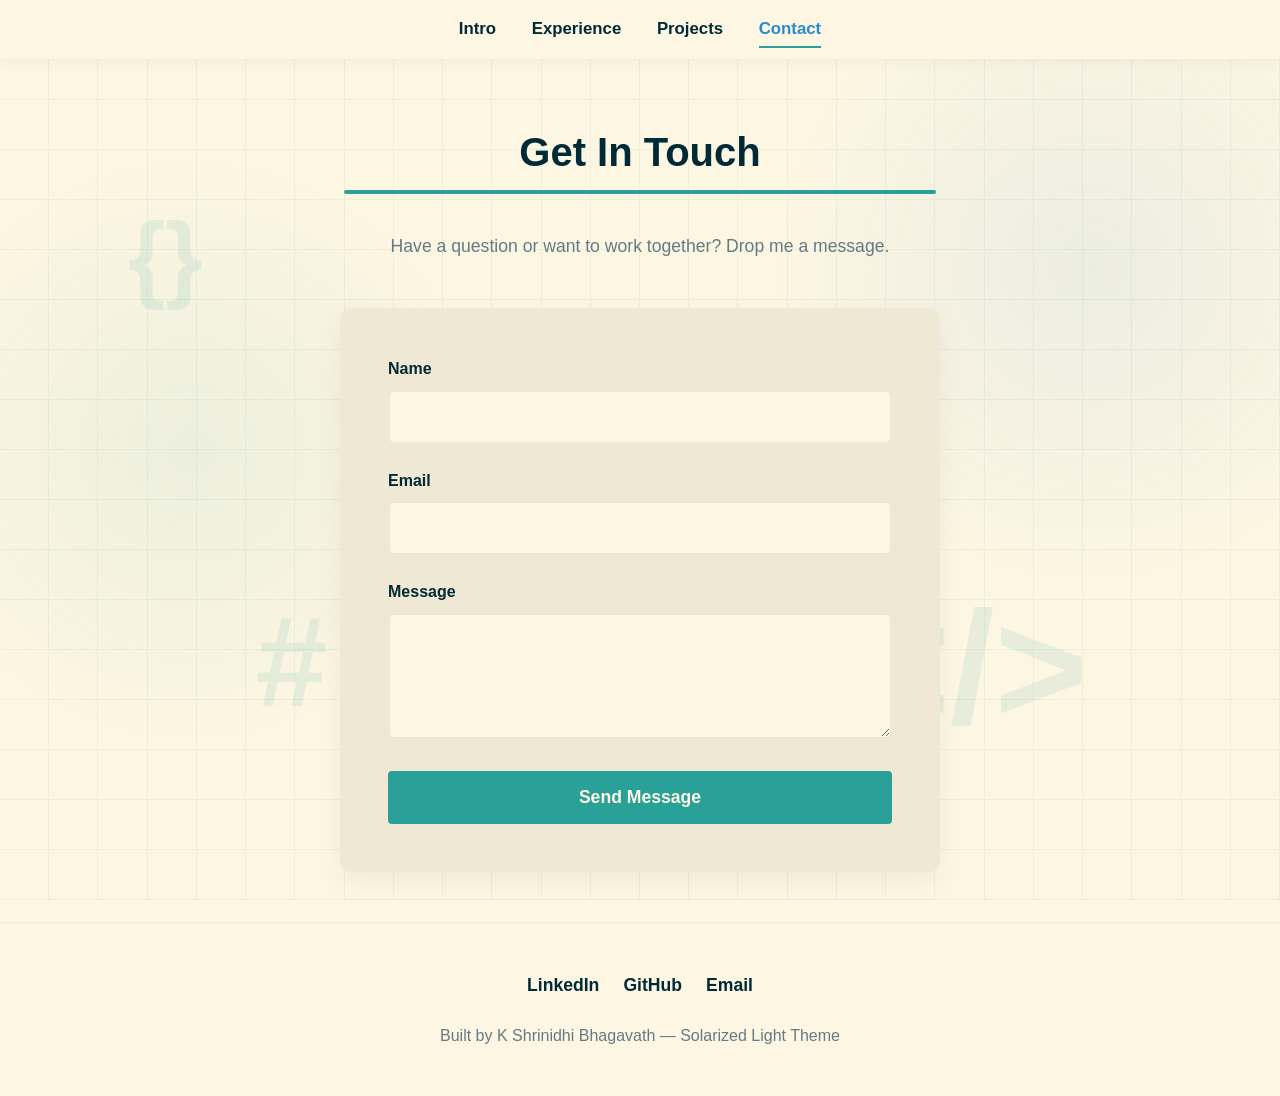
<file: contact.html>
<!DOCTYPE html>
<html lang="en">
<head>
    <meta charset="UTF-8">
    <meta name="viewport" content="width=device-width, initial-scale=1.0">
    <meta name="description" content="Contact K Shrinidhi Bhagavath — Senior Software Engineer open to opportunities in Bangalore.">
    <title>K Shrinidhi Bhagavath | Contact</title>
    <link rel="icon" href="data:image/svg+xml,%3Csvg%20xmlns=%27http://www.w3.org/2000/svg%27%20viewBox=%270%200%2064%2064%27%3E%3Crect%20width=%2764%27%20height=%2764%27%20rx=%2712%27%20fill=%27%23073642%27/%3E%3Ctext%20x=%2732%27%20y=%2742%27%20font-family=%27monospace%27%20font-size=%2728%27%20fill=%27%23fdf6e3%27%20text-anchor=%27middle%27%3EKB%3C/text%3E%3C/svg%3E">
    <link rel="canonical" href="https://kashribha.github.io/contact.html">

    <link rel="stylesheet" href="assets/css/style.css">
    <script src="assets/js/main.js" defer></script>
</head>
<body>
    <div id="grid-trail"></div>
    <div class="bg-animation"></div>
    <div class="floating-shape shape-1">{}</div>
    <div class="floating-shape shape-2">&lt;/&gt;</div>
    <div class="floating-shape shape-3">#</div>

    <nav>
        <a href="index.html">Intro</a>
        <a href="experience.html">Experience</a>
        <a href="projects.html">Projects</a>
        <a href="contact.html" class="active">Contact</a>
    </nav>

    <div class="container">
        <section id="contact" class="page-section fade-up">
            <h2 class="section-title centered">Get In Touch</h2>
            <p class="contact-intro">Have a question or want to work together? Drop me a message.</p>

            <form
                class="contact-form"
                action="https://formspree.io/f/mbjbolnz"
                method="post"
            >
                <div class="form-group">
                    <label for="name">Name</label>
                    <input type="text" name="name" id="name" required>
                </div>
                <div class="form-group">
                    <label for="email">Email</label>
                    <input type="email" name="email" id="email" required>
                </div>
                <div class="form-group">
                    <label for="message">Message</label>
                    <textarea name="message" id="message" rows="5" required></textarea>
                </div>
                <button type="submit" class="btn-submit">Send Message</button>
                <div class="form-message" role="alert"></div>
            </form>
        </section>
    </div>

    <footer>
        <div class="social-links">
            <a href="https://www.linkedin.com/in/kashribha/" target="_blank" rel="noopener noreferrer">LinkedIn</a>
            <a href="https://github.com/kashribha" target="_blank" rel="noopener noreferrer">GitHub</a>
            <a href="mailto:shrinidhibhagavath11@gmail.com">Email</a>
        </div>
        <p>Built by K Shrinidhi Bhagavath &mdash; Solarized Light Theme</p>
    </footer>
</body>
</html>
</file>
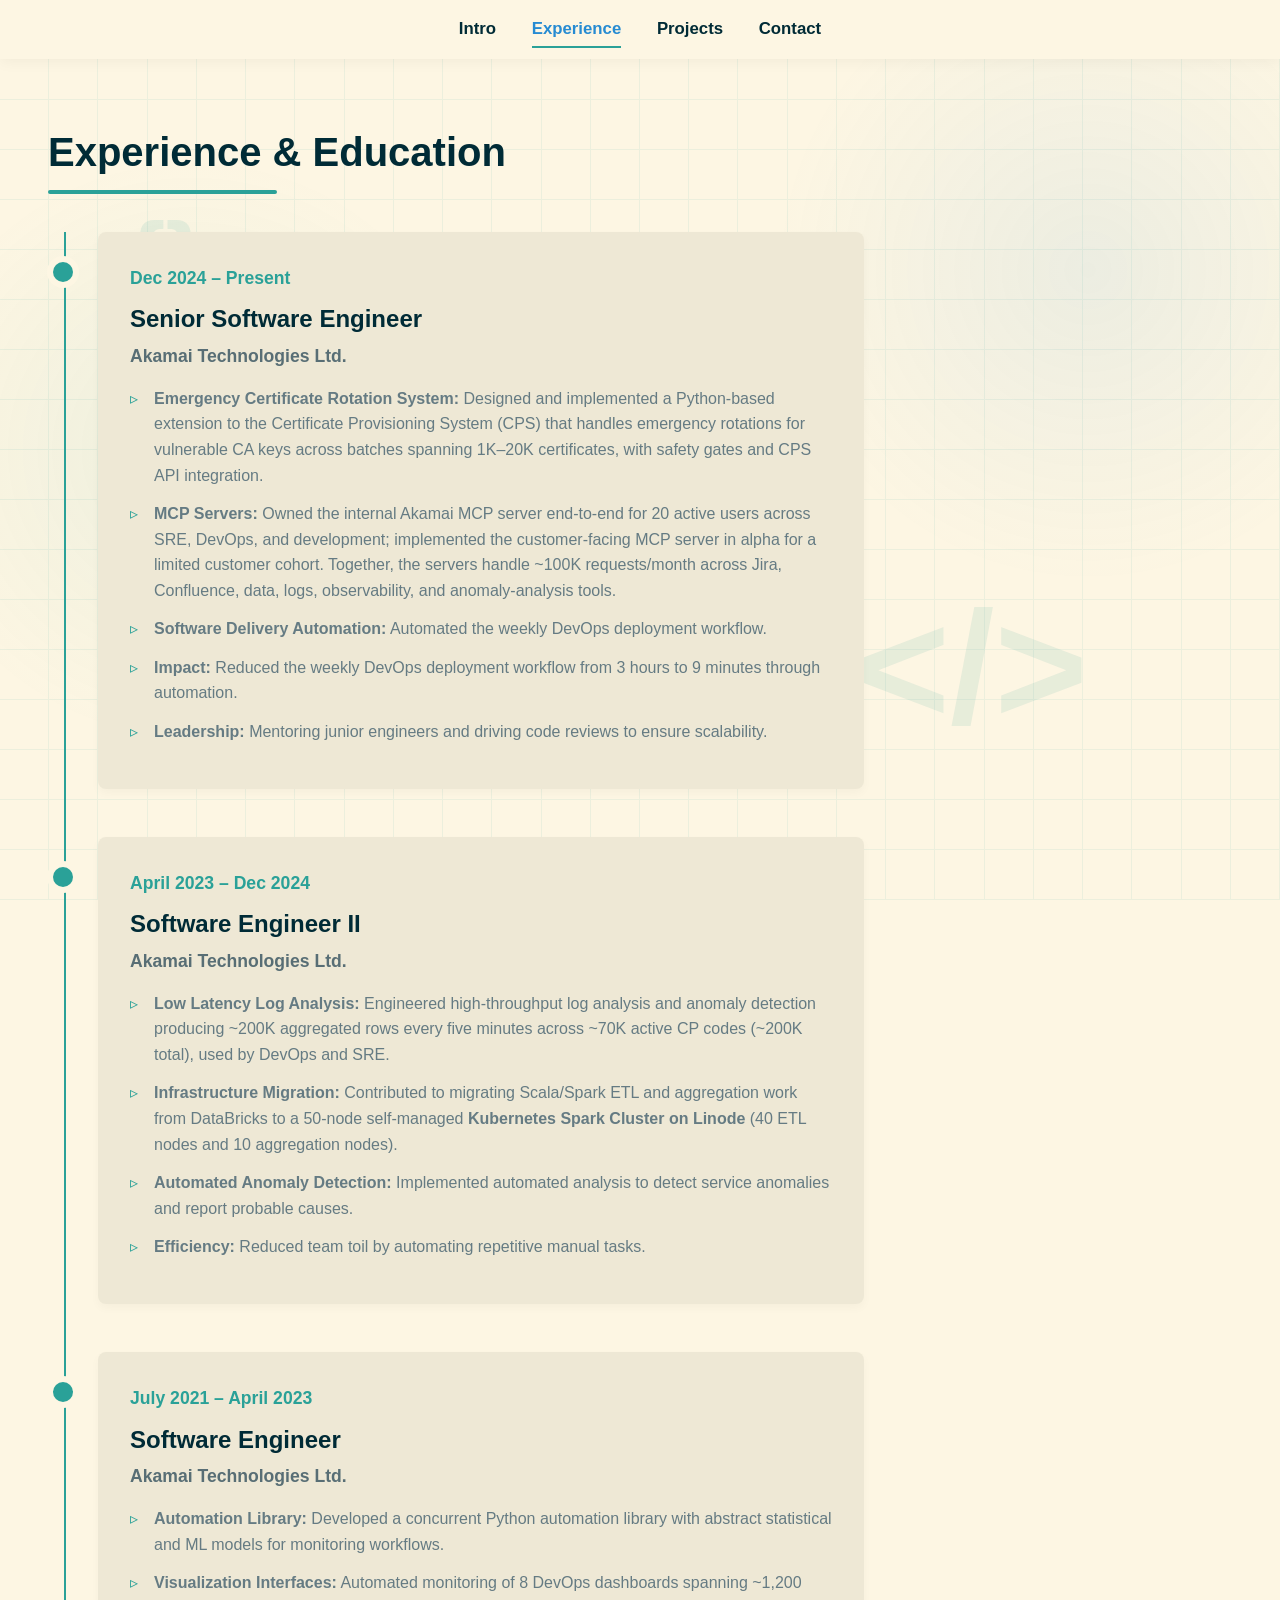
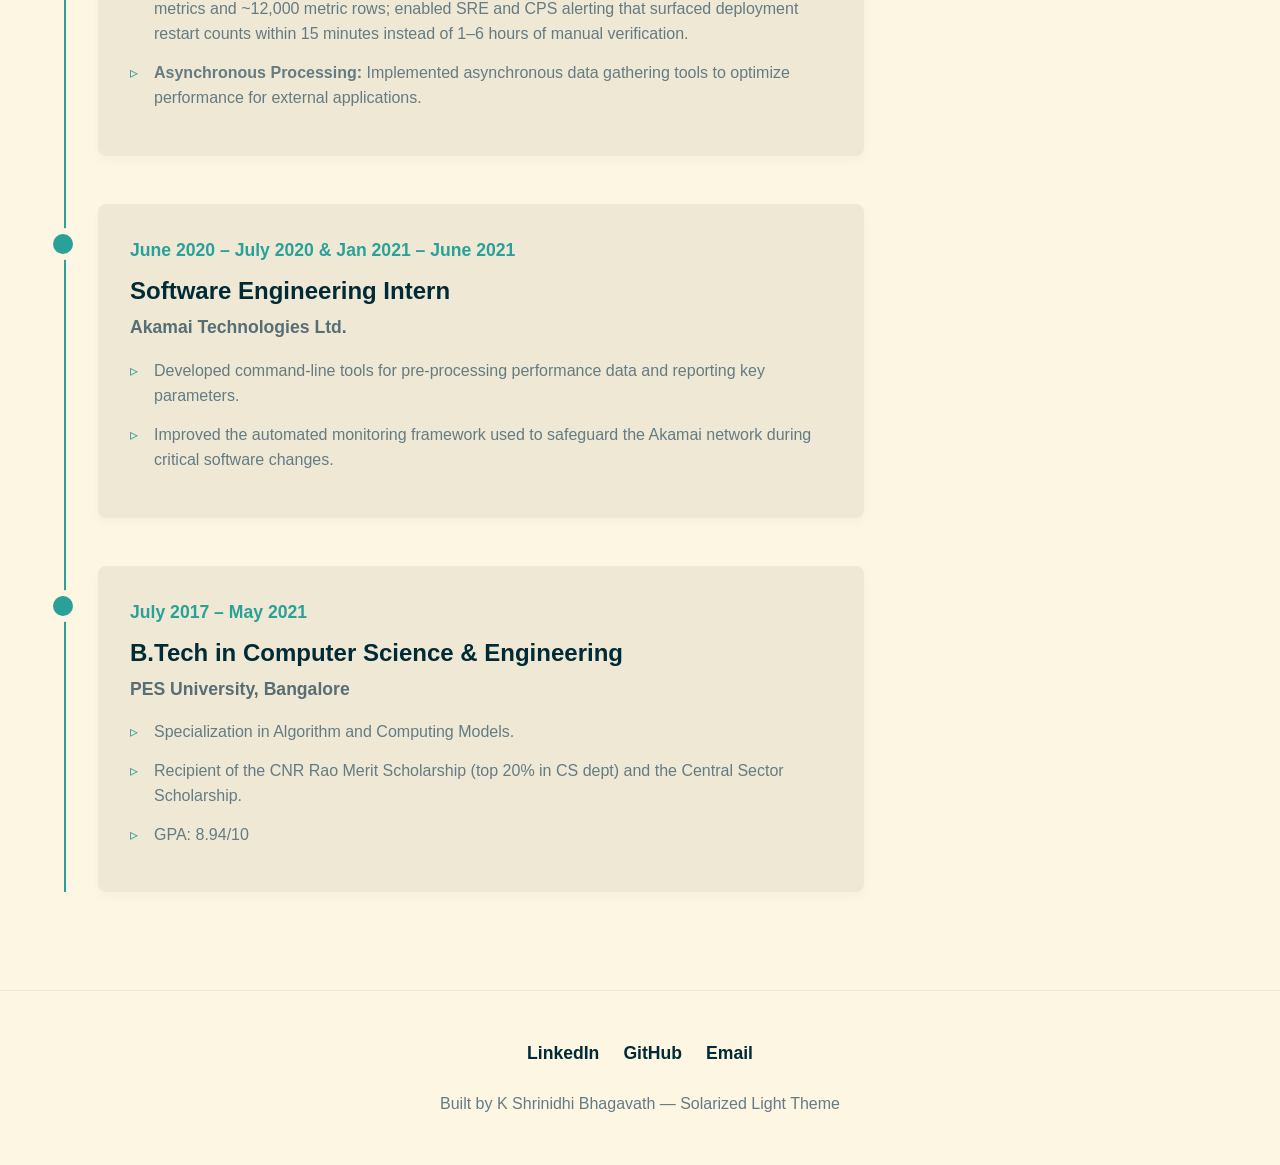
<file: experience.html>
<!DOCTYPE html>
<html lang="en">
<head>
    <meta charset="UTF-8">
    <meta name="viewport" content="width=device-width, initial-scale=1.0">
    <meta name="description" content="Work experience and education timeline for K Shrinidhi Bhagavath — Senior Software Engineer at Akamai Technologies.">
    <title>K Shrinidhi Bhagavath | Experience</title>
    <link rel="icon" href="data:image/svg+xml,%3Csvg%20xmlns=%27http://www.w3.org/2000/svg%27%20viewBox=%270%200%2064%2064%27%3E%3Crect%20width=%2764%27%20height=%2764%27%20rx=%2712%27%20fill=%27%23073642%27/%3E%3Ctext%20x=%2732%27%20y=%2742%27%20font-family=%27monospace%27%20font-size=%2728%27%20fill=%27%23fdf6e3%27%20text-anchor=%27middle%27%3EKB%3C/text%3E%3C/svg%3E">
    <link rel="canonical" href="https://kashribha.github.io/experience.html">

    <link rel="stylesheet" href="assets/css/style.css">
    <script src="assets/js/main.js" defer></script>
</head>
<body>
    <div id="grid-trail"></div>
    <div class="bg-animation"></div>
    <div class="floating-shape shape-1">{}</div>
    <div class="floating-shape shape-2">&lt;/&gt;</div>
    <div class="floating-shape shape-3">#</div>

    <nav>
        <a href="index.html">Intro</a>
        <a href="experience.html" class="active">Experience</a>
        <a href="projects.html">Projects</a>
        <a href="contact.html">Contact</a>
    </nav>

    <div class="container">
        <section id="experience" class="page-section fade-up">
            <h2 class="section-title">Experience &amp; Education</h2>
            <div class="timeline">

                <div class="timeline-item">
                    <span class="timeline-date">Dec 2024 – Present</span>
                    <div class="timeline-content">
                        <h3>Senior Software Engineer</h3>
                        <h4>Akamai Technologies Ltd.</h4>
                        <ul>
                            <li><strong>Emergency Certificate Rotation System:</strong> Designed and implemented a Python-based extension to the Certificate Provisioning System (CPS) that handles emergency rotations for vulnerable CA keys across batches spanning 1K–20K certificates, with safety gates and CPS API integration.</li>
                            <li><strong>MCP Servers:</strong> Owned the internal Akamai MCP server end-to-end for 20 active users across SRE, DevOps, and development; implemented the customer-facing MCP server in alpha for a limited customer cohort. Together, the servers handle ~100K requests/month across Jira, Confluence, data, logs, observability, and anomaly-analysis tools.</li>
                            <li><strong>Software Delivery Automation:</strong> Automated the weekly DevOps deployment workflow.</li>
                            <li><strong>Impact:</strong> Reduced the weekly DevOps deployment workflow from 3 hours to 9 minutes through automation.</li>
                            <li><strong>Leadership:</strong> Mentoring junior engineers and driving code reviews to ensure scalability.</li>
                        </ul>
                    </div>
                </div>

                <div class="timeline-item">
                    <span class="timeline-date">April 2023 – Dec 2024</span>
                    <div class="timeline-content">
                        <h3>Software Engineer II</h3>
                        <h4>Akamai Technologies Ltd.</h4>
                        <ul>
                            <li><strong>Low Latency Log Analysis:</strong> Engineered high-throughput log analysis and anomaly detection producing ~200K aggregated rows every five minutes across ~70K active CP codes (~200K total), used by DevOps and SRE.</li>
                            <li><strong>Infrastructure Migration:</strong> Contributed to migrating Scala/Spark ETL and aggregation work from DataBricks to a 50-node self-managed <strong>Kubernetes Spark Cluster on Linode</strong> (40 ETL nodes and 10 aggregation nodes).</li>
                            <li><strong>Automated Anomaly Detection:</strong> Implemented automated analysis to detect service anomalies and report probable causes.</li>
                            <li><strong>Efficiency:</strong> Reduced team toil by automating repetitive manual tasks.</li>
                        </ul>
                    </div>
                </div>

                <div class="timeline-item">
                    <span class="timeline-date">July 2021 – April 2023</span>
                    <div class="timeline-content">
                        <h3>Software Engineer</h3>
                        <h4>Akamai Technologies Ltd.</h4>
                        <ul>
                            <li><strong>Automation Library:</strong> Developed a concurrent Python automation library with abstract statistical and ML models for monitoring workflows.</li>
                            <li><strong>Visualization Interfaces:</strong> Automated monitoring of 8 DevOps dashboards spanning ~1,200 metrics and ~12,000 metric rows; enabled SRE and CPS alerting that surfaced deployment restart counts within 15 minutes instead of 1–6 hours of manual verification.</li>
                            <li><strong>Asynchronous Processing:</strong> Implemented asynchronous data gathering tools to optimize performance for external applications.</li>
                        </ul>
                    </div>
                </div>

                <div class="timeline-item">
                    <span class="timeline-date">June 2020 – July 2020 &amp; Jan 2021 – June 2021</span>
                    <div class="timeline-content">
                        <h3>Software Engineering Intern</h3>
                        <h4>Akamai Technologies Ltd.</h4>
                        <ul>
                            <li>Developed command-line tools for pre-processing performance data and reporting key parameters.</li>
                            <li>Improved the automated monitoring framework used to safeguard the Akamai network during critical software changes.</li>
                        </ul>
                    </div>
                </div>

                <div class="timeline-item">
                    <span class="timeline-date">July 2017 – May 2021</span>
                    <div class="timeline-content">
                        <h3>B.Tech in Computer Science &amp; Engineering</h3>
                        <h4>PES University, Bangalore</h4>
                        <ul>
                            <li>Specialization in Algorithm and Computing Models.</li>
                            <li>Recipient of the CNR Rao Merit Scholarship (top 20% in CS dept) and the Central Sector Scholarship.</li>
                            <li>GPA: 8.94/10</li>
                        </ul>
                    </div>
                </div>

            </div>
        </section>
    </div>

    <footer>
        <div class="social-links">
            <a href="https://www.linkedin.com/in/kashribha/" target="_blank" rel="noopener noreferrer">LinkedIn</a>
            <a href="https://github.com/kashribha" target="_blank" rel="noopener noreferrer">GitHub</a>
            <a href="mailto:shrinidhibhagavath11@gmail.com">Email</a>
        </div>
        <p>Built by K Shrinidhi Bhagavath &mdash; Solarized Light Theme</p>
    </footer>
</body>
</html>
</file>
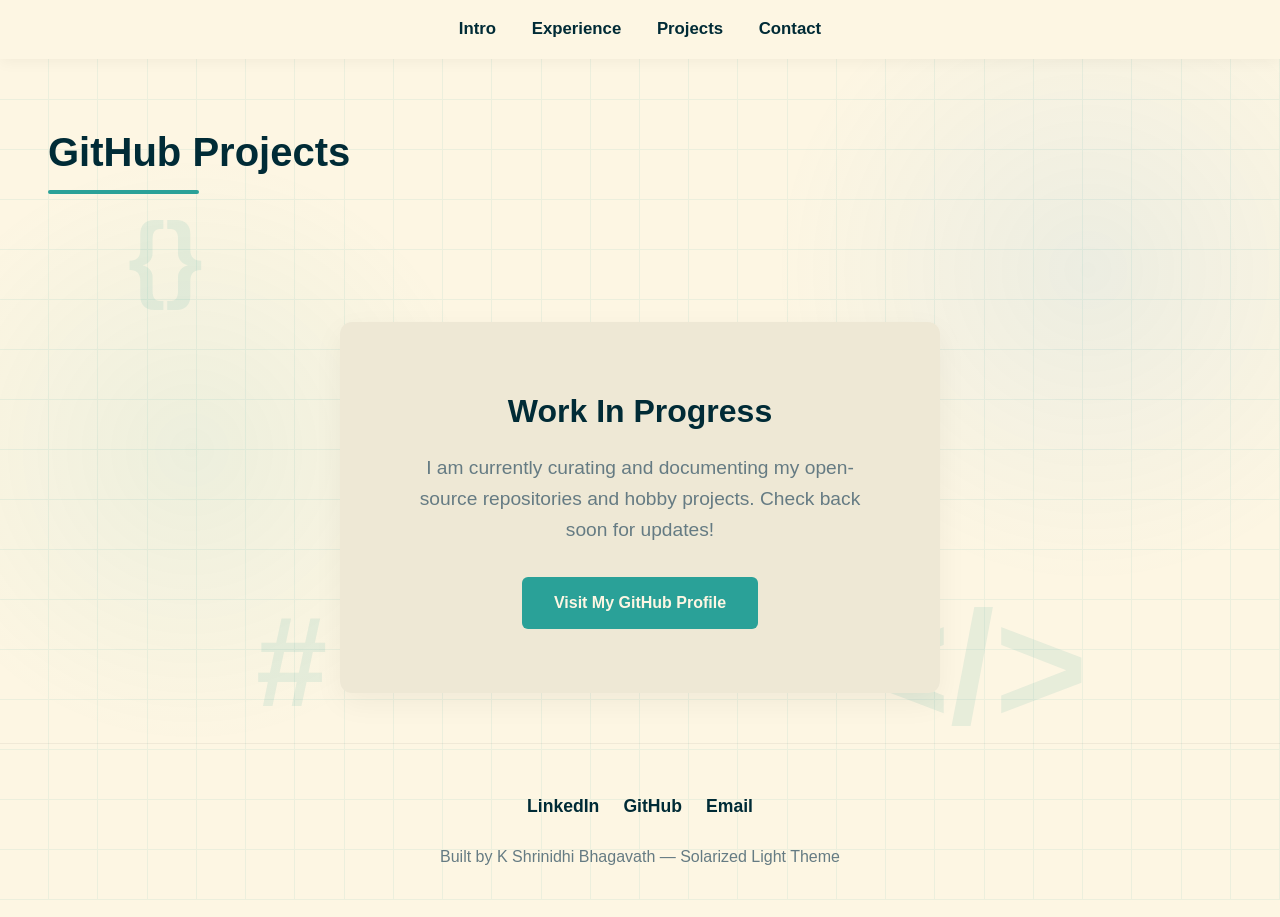
<file: git_projects.html>
<!DOCTYPE html>
<html lang="en">
<head>
    <meta charset="UTF-8">
    <meta name="viewport" content="width=device-width, initial-scale=1.0">
    <meta name="description" content="Open-source and hobby projects by K Shrinidhi Bhagavath on GitHub.">
    <title>K Shrinidhi Bhagavath | Git Projects</title>
    <link rel="icon" href="data:image/svg+xml,%3Csvg%20xmlns=%27http://www.w3.org/2000/svg%27%20viewBox=%270%200%2064%2064%27%3E%3Crect%20width=%2764%27%20height=%2764%27%20rx=%2712%27%20fill=%27%23073642%27/%3E%3Ctext%20x=%2732%27%20y=%2742%27%20font-family=%27monospace%27%20font-size=%2728%27%20fill=%27%23fdf6e3%27%20text-anchor=%27middle%27%3EKB%3C/text%3E%3C/svg%3E">
    <link rel="canonical" href="https://kashribha.github.io/git_projects.html">

    <link rel="stylesheet" href="assets/css/style.css">
    <script src="assets/js/main.js" defer></script>
</head>
<body>
    <div id="grid-trail"></div>
    <div class="bg-animation"></div>
    <div class="floating-shape shape-1">{}</div>
    <div class="floating-shape shape-2">&lt;/&gt;</div>
    <div class="floating-shape shape-3">#</div>

    <nav>
        <a href="index.html">Intro</a>
        <a href="experience.html">Experience</a>
        <a href="projects.html">Projects</a>
        <a href="contact.html">Contact</a>
    </nav>

    <div class="container">
        <section id="git-projects" class="page-section fade-up">
            <h2 class="section-title">GitHub Projects</h2>
            <div class="wip-box">
                <h3>Work In Progress</h3>
                <p>I am currently curating and documenting my open-source repositories and hobby projects. Check back soon for updates!</p>
                <a
                    href="https://github.com/kashribha"
                    target="_blank"
                    rel="noopener noreferrer"
                    class="btn"
                >
                    Visit My GitHub Profile
                </a>
            </div>
        </section>
    </div>

    <footer>
        <div class="social-links">
            <a href="https://www.linkedin.com/in/kashribha/" target="_blank" rel="noopener noreferrer">LinkedIn</a>
            <a href="https://github.com/kashribha" target="_blank" rel="noopener noreferrer">GitHub</a>
            <a href="mailto:shrinidhibhagavath11@gmail.com">Email</a>
        </div>
        <p>Built by K Shrinidhi Bhagavath &mdash; Solarized Light Theme</p>
    </footer>
</body>
</html>
</file>
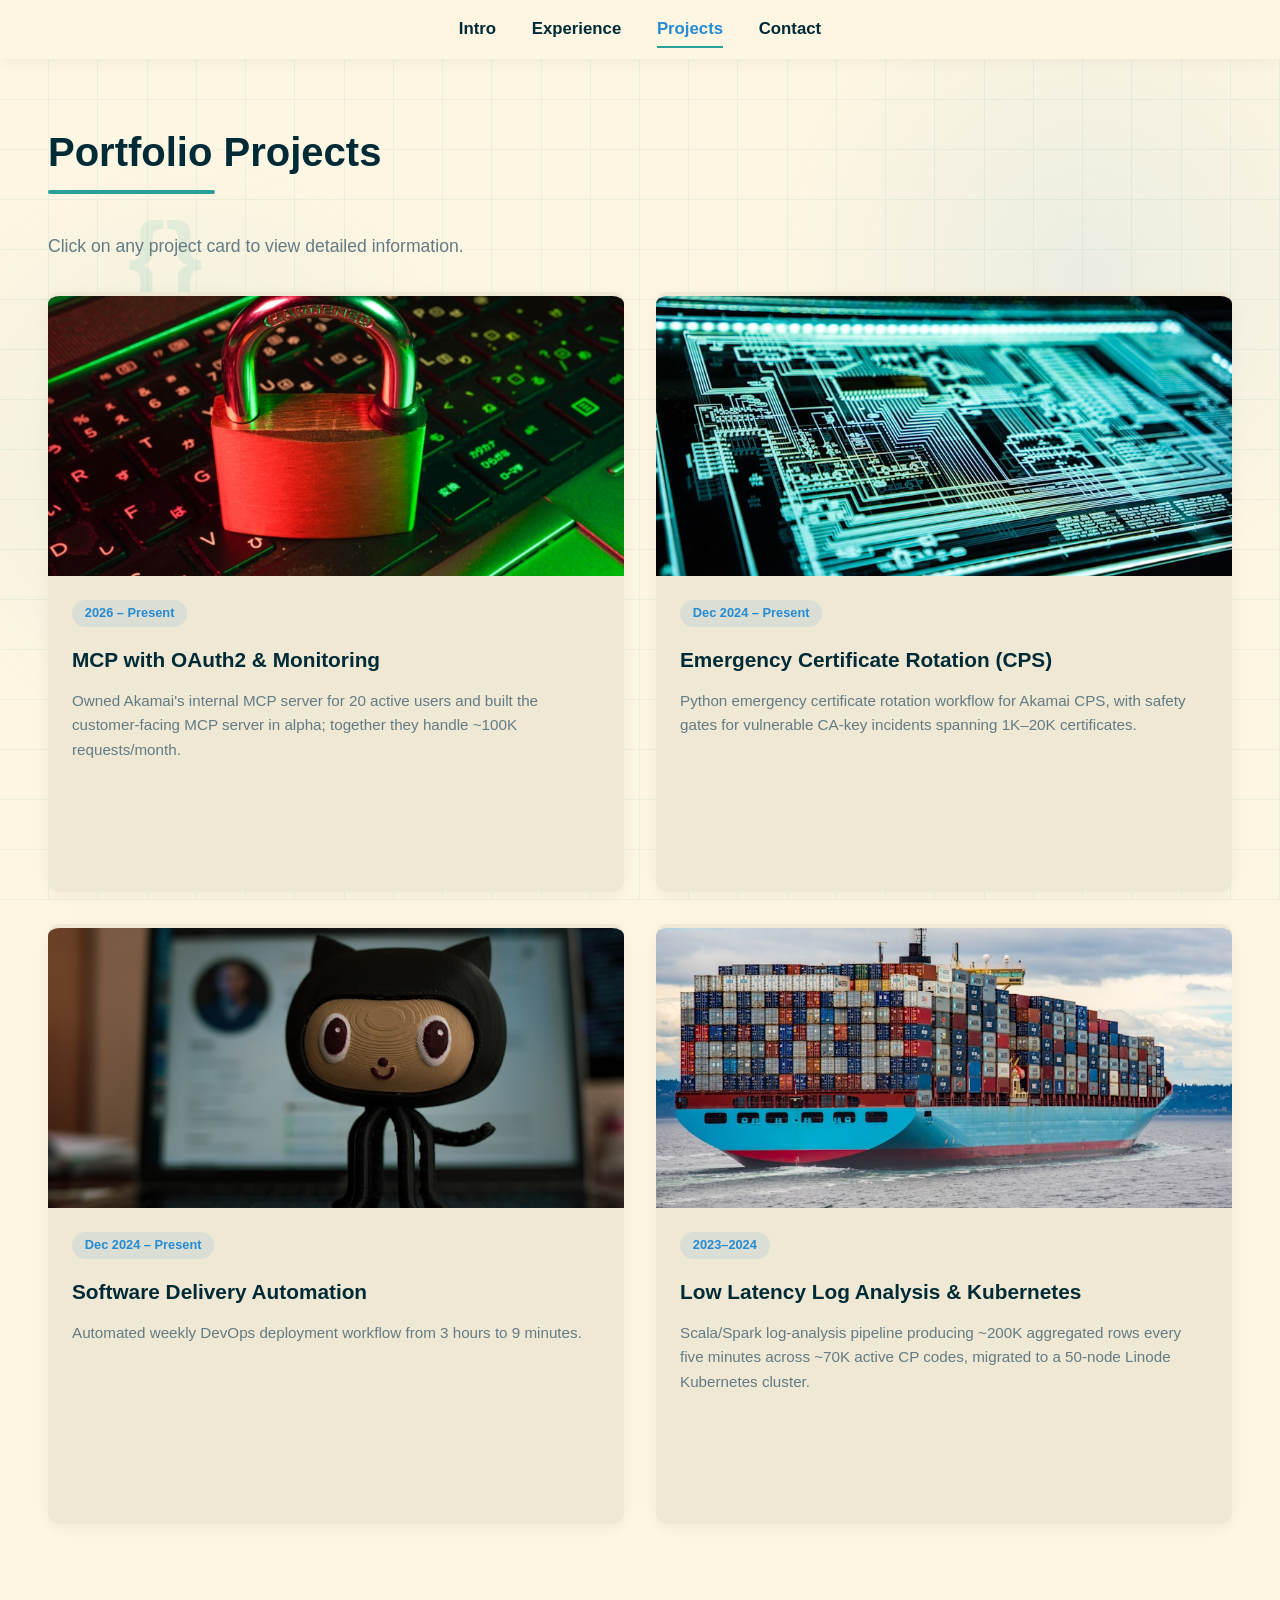
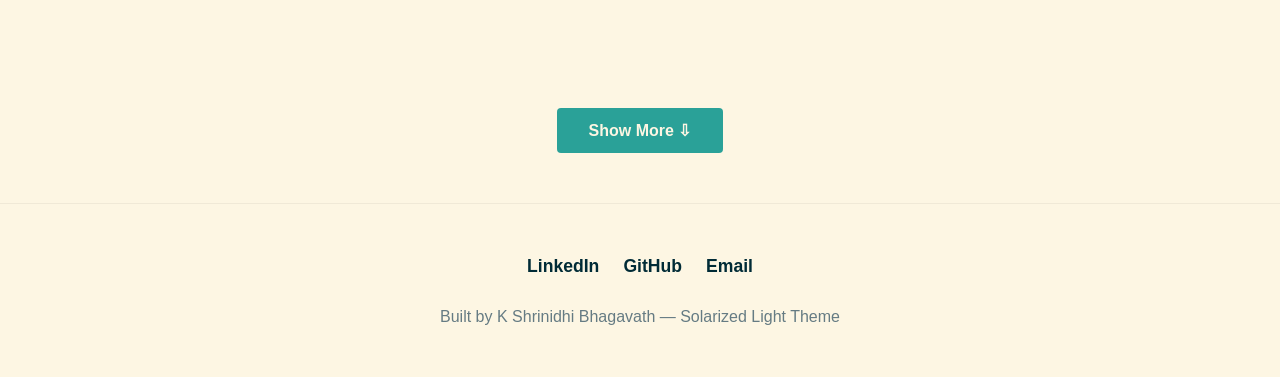
<file: projects.html>
<!DOCTYPE html>
<html lang="en">
<head>
    <meta charset="UTF-8">
    <meta name="viewport" content="width=device-width, initial-scale=1.0">
    <meta name="description" content="Portfolio projects by K Shrinidhi Bhagavath — systems engineering, distributed platforms, and optimization.">
    <title>K Shrinidhi Bhagavath | Projects</title>
    <link rel="icon" href="data:image/svg+xml,%3Csvg%20xmlns=%27http://www.w3.org/2000/svg%27%20viewBox=%270%200%2064%2064%27%3E%3Crect%20width=%2764%27%20height=%2764%27%20rx=%2712%27%20fill=%27%23073642%27/%3E%3Ctext%20x=%2732%27%20y=%2742%27%20font-family=%27monospace%27%20font-size=%2728%27%20fill=%27%23fdf6e3%27%20text-anchor=%27middle%27%3EKB%3C/text%3E%3C/svg%3E">
    <link rel="canonical" href="https://kashribha.github.io/projects.html">

    <link rel="stylesheet" href="assets/css/style.css">
    <!-- Font Awesome for pagination icons -->
    <link rel="stylesheet" href="assets/css/fontawesome-all.min.css">
    <script src="assets/js/main.js" defer></script>
</head>
<body>
    <div id="grid-trail"></div>
    <div class="bg-animation"></div>
    <div class="floating-shape shape-1">{}</div>
    <div class="floating-shape shape-2">&lt;/&gt;</div>
    <div class="floating-shape shape-3">#</div>

    <nav>
        <a href="index.html">Intro</a>
        <a href="experience.html">Experience</a>
        <a href="projects.html" class="active">Projects</a>
        <a href="contact.html">Contact</a>
    </nav>

    <div class="container">
        <section id="projects" class="page-section fade-up">
            <h2 class="section-title">Portfolio Projects</h2>
            <p style="margin-bottom: 2rem; font-size: 1.1rem;">Click on any project card to view detailed information.</p>

            <!-- ================================================
                 PROJECT CARDS
                 ================================================ -->
            <div class="projects-grid" id="portfolio-grid">

                <!-- Card 1 -->
                <div class="project-card" data-project="mcp-oauth" onclick="openModal(this.dataset.project)">
                    <div class="project-img">
                        <img src="images/mcp_oauth.jpg" alt="MCP OAuth2 and Monitoring" width="800" height="280">
                    </div>
                    <div class="project-content">
                        <span class="year-badge">2026 – Present</span>
                        <h3>MCP with OAuth2 &amp; Monitoring</h3>
                        <p class="short-desc">Owned Akamai's internal MCP server for 20 active users and built the customer-facing MCP server in alpha; together they handle ~100K requests/month.</p>
                    </div>
                </div>

                <!-- Card 2 -->
                <div class="project-card" data-project="cert-rotation" onclick="openModal(this.dataset.project)">
                    <div class="project-img">
                        <img src="images/cert_rotation.jpg" alt="Emergency Certificate Rotation" width="800" height="280">
                    </div>
                    <div class="project-content">
                        <span class="year-badge">Dec 2024 – Present</span>
                        <h3>Emergency Certificate Rotation (CPS)</h3>
                        <p class="short-desc">Python emergency certificate rotation workflow for Akamai CPS, with safety gates for vulnerable CA-key incidents spanning 1K–20K certificates.</p>
                    </div>
                </div>

                <!-- Card 3 -->
                <div class="project-card" data-project="delivery-automation" onclick="openModal(this.dataset.project)">
                    <div class="project-img">
                        <img src="images/delivery_auto.jpg" alt="Software Delivery Automation" width="800" height="280">
                    </div>
                    <div class="project-content">
                        <span class="year-badge">Dec 2024 – Present</span>
                        <h3>Software Delivery Automation</h3>
                        <p class="short-desc">Automated weekly DevOps deployment workflow from 3 hours to 9 minutes.</p>
                    </div>
                </div>

                <!-- Card 4 -->
                <div class="project-card" data-project="log-analysis" onclick="openModal(this.dataset.project)">
                    <div class="project-img">
                        <img src="images/k8s_pipeline.jpg" alt="Low Latency Log Analysis" width="800" height="280">
                    </div>
                    <div class="project-content">
                        <span class="year-badge">2023–2024</span>
                        <h3>Low Latency Log Analysis &amp; Kubernetes</h3>
                        <p class="short-desc">Scala/Spark log-analysis pipeline producing ~200K aggregated rows every five minutes across ~70K active CP codes, migrated to a 50-node Linode Kubernetes cluster.</p>
                    </div>
                </div>

                <!-- Card 5 -->
                <div class="project-card" data-project="automation-library" onclick="openModal(this.dataset.project)">
                    <div class="project-img">
                        <img src="images/python_lib.jpg" alt="Python Automation Library" width="800" height="280">
                    </div>
                    <div class="project-content">
                        <span class="year-badge">2021–2023</span>
                        <h3>Python Automation Library</h3>
                        <p class="short-desc">Concurrent Python monitoring library and dashboards across ~1,200 metrics and ~12,000 metric rows, enabling restart alerts within 15 minutes instead of 1–6 hours of manual verification.</p>
                    </div>
                </div>

                <!-- Card 6 -->
                <div class="project-card" data-project="trie-index" onclick="openModal(this.dataset.project)">
                    <div class="project-img">
                        <img src="images/peuler.jpeg" alt="Trie-Based Index Engine" width="800" height="280">
                    </div>
                    <div class="project-content">
                        <span class="year-badge">Nov 2020</span>
                        <h3>Trie-Based Inverted Index Engine</h3>
                        <p class="short-desc">Custom C++ search engine using Trie data structures optimized for memory locality and fast wildcard queries.</p>
                    </div>
                </div>

                <!-- Card 7 -->
                <div class="project-card" data-project="ltree" onclick="openModal(this.dataset.project)">
                    <div class="project-img">
                        <img src="images/ltree.png" alt="LTree data structure" width="800" height="280">
                    </div>
                    <div class="project-content">
                        <span class="year-badge">Mar 2020</span>
                        <h3>LTree: Hybrid Fast Data Structure</h3>
                        <p class="short-desc">Novel C++ hybrid data structure bridging Arrays and Linked Lists with O(log n) access time.</p>
                    </div>
                </div>

                <!-- Card 8 -->
                <div class="project-card" data-project="rnn-captioning" onclick="openModal(this.dataset.project)">
                    <div class="project-img">
                        <img src="images/edu.jpg" alt="Hierarchical RNN Captioning" width="800" height="280">
                    </div>
                    <div class="project-content">
                        <span class="year-badge">2018</span>
                        <h3>Hierarchical RNN Image Captioning</h3>
                        <p class="short-desc">CDSAML internship project using a hierarchical recurrent neural network to generate descriptive paragraphs for images.</p>
                    </div>
                </div>

                <!-- Card 9 -->
                <div class="project-card" data-project="sort" onclick="openModal(this.dataset.project)">
                    <div class="project-img">
                        <img src="images/sort.png" alt="ARootSort" width="800" height="280">
                    </div>
                    <div class="project-content">
                        <span class="year-badge">2020</span>
                        <h3>Fast Merge Sort (ARootSort)</h3>
                        <p class="short-desc">Highly optimized adaptive merge sort based on array sortedness and subarray reversing.</p>
                    </div>
                </div>

                <!-- Card 10 -->
                <div class="project-card" data-project="depth" onclick="openModal(this.dataset.project)">
                    <div class="project-img">
                        <img src="images/depth.png" alt="3D Structure from 2D" width="800" height="280">
                    </div>
                    <div class="project-content">
                        <span class="year-badge">2019–2020</span>
                        <h3>3D Structure from 2D Images</h3>
                        <p class="short-desc">Constructing 3D structures from multiple 2D images using deep learning and image processing techniques.</p>
                    </div>
                </div>

                <!-- Card 11 -->
                <div class="project-card" data-project="compiler" onclick="openModal(this.dataset.project)">
                    <div class="project-img">
                        <img src="images/comp.jpeg" alt="Compiler Design" width="800" height="280">
                    </div>
                    <div class="project-content">
                        <span class="year-badge">2019</span>
                        <h3>Compiler Design</h3>
                        <p class="short-desc">Custom compiler for a C-type language featuring control structures and automatic code optimization.</p>
                    </div>
                </div>

                <!-- Card 12 -->
                <div class="project-card" data-project="mscloud" onclick="openModal(this.dataset.project)">
                    <div class="project-img">
                        <img src="images/mscloud.jpg" alt="Master-Slave DB" width="800" height="280">
                    </div>
                    <div class="project-content">
                        <span class="year-badge">2020</span>
                        <h3>Master-Slave DB Orchestrator</h3>
                        <p class="short-desc">Highly available and fault-tolerant Database as a Service using master-slave replication architecture.</p>
                    </div>
                </div>

                <!-- Card 13 -->
                <div class="project-card" data-project="peuler" onclick="openModal(this.dataset.project)">
                    <div class="project-img">
                        <img src="images/peuler.webp" alt="Project Euler" width="800" height="280">
                    </div>
                    <div class="project-content">
                        <span class="year-badge">Ongoing</span>
                        <h3>Project Euler</h3>
                        <p class="short-desc">Solving complex mathematical problems with code using advanced algorithms and optimization techniques.</p>
                    </div>
                </div>

            </div><!-- /#portfolio-grid -->

            <div class="pagination-controls">
                <button id="btn-show-less" class="btn-pagination secondary" style="display: none;">
                    &#8679; Show Less
                </button>
                <button id="btn-show-more" class="btn-pagination">
                    Show More &#8681;
                </button>
            </div>

        </section>
    </div><!-- /.container -->

    <footer>
        <div class="social-links">
            <a href="https://www.linkedin.com/in/kashribha/" target="_blank" rel="noopener noreferrer">LinkedIn</a>
            <a href="https://github.com/kashribha" target="_blank" rel="noopener noreferrer">GitHub</a>
            <a href="mailto:shrinidhibhagavath11@gmail.com">Email</a>
        </div>
        <p>Built by K Shrinidhi Bhagavath &mdash; Solarized Light Theme</p>
    </footer>

    <!-- ====================================================
         MODALS — static HTML, toggled via .active class
         ==================================================== -->

    <div class="modal-overlay" id="modal-mcp-oauth">
        <div class="modal-content">
            <button class="modal-close" onclick="closeModal('modal-mcp-oauth', event)" aria-label="Close">&times;</button>
            <div class="modal-body">
                <h2>MCP Servers for Akamai Internal Services &amp; Edgegrid</h2>
                <p>Owned the internal Akamai MCP server end-to-end for 20 active users across SRE, DevOps, and development, and implemented the customer-facing MCP server in alpha for a limited customer cohort. Together, the servers handle ~100K requests/month.</p>
                <ol>
                    <li><strong>OAuth2 &amp; Telemetry:</strong> Built an MCP with robust OAuth2 handling and user-level monitoring tailored for internal applications and services used by Akamai employees. Includes per-user request tracing and audit logging.</li>
                    <li><strong>Edgegrid MCP:</strong> Engineered an MCP specifically targeting Akamai Products that leverage Edgegrid APIs, exposing secure, authenticated capabilities to AI environments.</li>
                </ol>
            </div>
        </div>
    </div>

    <div class="modal-overlay" id="modal-cert-rotation">
        <div class="modal-content">
            <button class="modal-close" onclick="closeModal('modal-cert-rotation', event)" aria-label="Close">&times;</button>
            <div class="modal-body">
                <h2>Emergency Certificate Rotation (CPS)</h2>
                <p>Designed and built a Python emergency certificate rotation workflow for Akamai's Certificate Provisioning System (CPS). It automates secure rotations for CA-key incidents across batches spanning 1K–20K certificates, with CPS API integration and safety gates.</p>
                <h3>Key Highlights</h3>
                <ul>
                    <li>Automated detection of CA-flagged vulnerable certificate batches via event-driven triggers.</li>
                    <li>Orchestrates bulk certificate renewal, validation, and deployment across Akamai's edge network.</li>
                    <li>Built with safety gates — dry-run mode, rollback checkpoints, and alerting for failed rotations.</li>
                    <li>Eliminates the need for on-call manual rotation, drastically reducing security incident response time.</li>
                    <li>Written in Python; integrates directly with the CPS API and internal deployment tooling.</li>
                </ul>
            </div>
        </div>
    </div>

    <div class="modal-overlay" id="modal-delivery-automation">
        <div class="modal-content">
            <button class="modal-close" onclick="closeModal('modal-delivery-automation', event)" aria-label="Close">&times;</button>
            <div class="modal-body">
                <h2>Software Delivery Automation</h2>
                <p>Automated the weekly DevOps deployment workflow, replacing a manual process with an integrated workflow for deployment status and restart analysis.</p>
                <p>This automation significantly streamlines the delivery pipeline by removing manual bottlenecks and unifying disparate workflows.</p>
                <ul>
                    <li>Automated the weekly DevOps deployment workflow from 3 hours to 9 minutes.</li>
                    <li>Unified deployment workflows across multiple internal services.</li>
                    <li>Built robust end-to-end testing and monitoring hooks.</li>
                    <li>Integrated with CI/CD pipeline for automated release gating.</li>
                </ul>
            </div>
        </div>
    </div>

    <div class="modal-overlay" id="modal-log-analysis">
        <div class="modal-content">
            <button class="modal-close" onclick="closeModal('modal-log-analysis', event)" aria-label="Close">&times;</button>
            <div class="modal-body">
                <h2>Low Latency Log Analysis and Visualization</h2>
                <ol>
                    <li>Developed high-throughput log analysis and anomaly detection producing ~200K aggregated rows every five minutes across ~70K active CP codes (~200K total), used by DevOps and SRE.</li>
                    <li>Created job for inserting hourly and daily aggregation of all metrics to the database optimally.</li>
                    <li>Working on automated analysis and reporting of probable cause for any anomaly seen in the service.</li>
                    <li>Currently using Clickhouse as intermediary database and Apache Superset for visualization.</li>
                </ol>
                <p>Contributed to migrating Scala/Spark ETL and aggregation work from Databricks to a 50-node self-managed Kubernetes Spark Cluster on Linode (40 ETL nodes and 10 aggregation nodes).</p>
            </div>
        </div>
    </div>

    <div class="modal-overlay" id="modal-automation-library">
        <div class="modal-content">
            <button class="modal-close" onclick="closeModal('modal-automation-library', event)" aria-label="Close">&times;</button>
            <div class="modal-body">
                <h2>Python Automation Library</h2>
                <ul>
                    <li>Automated monitoring of 8 DevOps dashboards spanning ~1,200 metrics and ~12,000 metric rows; enabled SRE and CPS alerting that surfaced deployment restart counts within 15 minutes instead of 1–6 hours of manual verification.</li>
                    <li>Managed the monitoring application and surfaced metrics for operational review.</li>
                    <li>Implemented concurrent data gathering pipelines with abstract statistical models for monitoring workflows.</li>
                    <li>Working on automated data analysis and visualization of low latency logs from Akamai network.</li>
                </ul>
            </div>
        </div>
    </div>

    <div class="modal-overlay" id="modal-trie-index">
        <div class="modal-content">
            <button class="modal-close" onclick="closeModal('modal-trie-index', event)" aria-label="Close">&times;</button>
            <div class="modal-body">
                <h2>Trie-Based Inverted Index Engine</h2>
                <p>Using a Trie data structure to store an inverted index, resulting in a faster document search engine supporting exact words and wildcard queries. The memory-local trie layout improves cache hit rates for high-frequency search workloads.</p>
                <p><a href="https://github.com/kashribha" target="_blank" rel="noopener noreferrer">View on GitHub &rarr;</a></p>
            </div>
        </div>
    </div>

    <div class="modal-overlay" id="modal-ltree">
        <div class="modal-content">
            <button class="modal-close" onclick="closeModal('modal-ltree', event)" aria-label="Close">&times;</button>
            <div class="modal-body">
                <h2>Introduction to Fast Data Structure LTree</h2>
                <h3>Introduction</h3>
                <p>The chosen data structure is called LTree. LTree grows like a tree and children are stored as a list, hence the name LTree (L&rarr;list and Tree). This data structure is inspired by a data structure called VList which means vector of list. Our LTree is similar in some way but makes insertion faster.</p>
                <h3><a href="https://github.com/kashribha/Ltree" target="_blank" rel="noopener noreferrer">GitHub &mdash; kashribha/Ltree</a></h3>
                <h3>Summary</h3>
                <p>LTree has a data part and stores children in the form of a list. Number of elements in children grows exponentially: 1, 2, 4, 8, &hellip;. This data structure is useful when we need fast random access along with fast insertion.</p>
                <pre><code>Let m = log(n)+log(n/2)+log(n/4)... until log gives 1.
For 2^64 = 18446744073709551616 elements we get m = 64+63+...+1 = 2080
Iterator: Random Access Iterator</code></pre>
                <h4>Complexity of Operations:</h4>
                <table>
                    <thead>
                        <tr><th>Operation</th><th>Complexity</th></tr>
                    </thead>
                    <tbody>
                        <tr><td>++, --</td><td>O(1)</td></tr>
                        <tr><td>+x, -x</td><td>O(1) best case, O(m) worst case</td></tr>
                        <tr><td>- iterator</td><td>O(m)</td></tr>
                        <tr><td>Insertion at given position</td><td>O(m)</td></tr>
                        <tr><td>push_back</td><td>O(1) best case, O(log n) worst case</td></tr>
                        <tr><td>pop, indexing</td><td>O(m)</td></tr>
                    </tbody>
                </table>
                <h3>Example</h3>
                <p>For data = {1, 4, 5, 6, 8, 9, 10, 3, 2, 5, 12}, LTree is shown below:</p>
                <div style="text-align: center;">
                    <img src="images/ltree2.png" alt="LTree example diagram" width="600">
                </div>
            </div>
        </div>
    </div>

    <div class="modal-overlay" id="modal-rnn-captioning">
        <div class="modal-content">
            <button class="modal-close" onclick="closeModal('modal-rnn-captioning', event)" aria-label="Close">&times;</button>
            <div class="modal-body">
                <h2>Internship at CDSAML, PES University</h2>
                <p>CDSAML (Center for Data Sciences and Applied Machine Learning)</p>
                <ul>
                    <li>Implemented a model with hierarchical recurrent neural network to generate descriptive paragraph on an image. The model has a sentence RNN that receives the image features, decides how many sentences to generate in the resulting paragraph, and produces an input topic vector for each sentence. This topic vector is then used by a word RNN to generate the words of a single sentence.</li>
                    <li>Predicted sentence had <strong>13.6 METEOR score</strong> and <strong>BLEU-1 of 34.4%</strong>.</li>
                </ul>
            </div>
        </div>
    </div>

    <div class="modal-overlay" id="modal-sort">
        <div class="modal-content">
            <button class="modal-close" onclick="closeModal('modal-sort', event)" aria-label="Close">&times;</button>
            <div class="modal-body">
                <h2>Fast Merge Sort (ARootSort)</h2>
                <p>ARoot Sort is a highly optimised merge sort which performs two different kinds of merge sort based on degree of sortedness of the input after subarray reversing. It adaptively chooses between natural merge and forced merge depending on how sorted the current partition is.</p>
                <ul>
                    <li>Adaptive strategy based on measured sortedness of subarrays.</li>
                    <li>Subarray reversing as a pre-pass to improve merge efficiency.</li>
                    <li>Benchmarked against standard merge sort — outperforms on partially sorted inputs.</li>
                </ul>
                <p><a href="https://github.com/kashribha" target="_blank" rel="noopener noreferrer">View on GitHub &rarr;</a></p>
            </div>
        </div>
    </div>

    <div class="modal-overlay" id="modal-depth">
        <div class="modal-content">
            <button class="modal-close" onclick="closeModal('modal-depth', event)" aria-label="Close">&times;</button>
            <div class="modal-body">
                <h2>3D Structure from 2D Images</h2>
                <p>Research project focused on constructing 3D structure from multiple 2D photographs using deep learning and classical image processing techniques.</p>
                <ul>
                    <li>Applied depth estimation models to recover relative depth from monocular images.</li>
                    <li>Combined stereo reconstruction and neural depth prediction for improved accuracy.</li>
                    <li>Explored point cloud generation and 3D mesh reconstruction pipelines.</li>
                </ul>
                <img src="images/depth.png" alt="3D structure depth map visualization" width="600">
            </div>
        </div>
    </div>

    <div class="modal-overlay" id="modal-compiler">
        <div class="modal-content">
            <button class="modal-close" onclick="closeModal('modal-compiler', event)" aria-label="Close">&times;</button>
            <div class="modal-body">
                <h2>Compiler Design</h2>
                <p>Built a custom compiler for a C-like language as part of the Compiler Design course at PES University.</p>
                <ul>
                    <li>Implemented a full pipeline: lexer, parser (LL/LR grammar), AST builder, semantic analyser, and code generator.</li>
                    <li>Supports control structures: if/else, loops, functions with local scope.</li>
                    <li>Includes basic optimizations: dead code elimination and constant folding.</li>
                    <li>Targets intermediate representation (three-address code) with an interpreter for execution.</li>
                </ul>
            </div>
        </div>
    </div>

    <div class="modal-overlay" id="modal-mscloud">
        <div class="modal-content">
            <button class="modal-close" onclick="closeModal('modal-mscloud', event)" aria-label="Close">&times;</button>
            <div class="modal-body">
                <h2>Master-Slave DB Orchestrator</h2>
                <p>Designed and implemented a highly available, fault-tolerant Database as a Service (DBaaS) using master-slave replication architecture.</p>
                <ul>
                    <li>Implemented automatic failover — promotes a slave to master on primary failure.</li>
                    <li>Built a request router that directs writes to master and reads to slaves for load balancing.</li>
                    <li>Supports configurable replication lag thresholds and health checks.</li>
                    <li>Orchestrates multiple database nodes as a single logical endpoint for applications.</li>
                </ul>
            </div>
        </div>
    </div>

    <div class="modal-overlay" id="modal-peuler">
        <div class="modal-content">
            <button class="modal-close" onclick="closeModal('modal-peuler', event)" aria-label="Close">&times;</button>
            <div class="modal-body">
                <h2>Project Euler</h2>
                <p>Ongoing hobby project solving mathematically intensive computational problems from <a href="https://projecteuler.net" target="_blank" rel="noopener noreferrer">Project Euler</a>.</p>
                <ul>
                    <li>Problems solved in C++, Go, and Python depending on the constraints.</li>
                    <li>Focus on algorithmic efficiency: dynamic programming, number theory, combinatorics, and graph algorithms.</li>
                    <li>Used as a practice ground for competitive problem-solving and low-level optimization techniques.</li>
                </ul>
            </div>
        </div>
    </div>

</body>
</html>
</file>
<file: assets/css/style.css>
/* ============================================================
   style.css — K Shrinidhi Bhagavath Portfolio
   Theme: Solarized Light
   ============================================================ */

/* ------------------------------------------------------------
   1. DESIGN TOKENS (Solarized Light Palette)
   ------------------------------------------------------------ */
:root {
    --base03:  #002b36;
    --base02:  #073642;
    --base01:  #586e75;
    --base00:  #657b83;
    --base0:   #839496;
    --base1:   #93a1a1;
    --base2:   #eee8d5;
    --base3:   #fdf6e3;
    --yellow:  #b58900;
    --orange:  #cb4b16;
    --red:     #dc322f;
    --magenta: #d33682;
    --violet:  #6c71c4;
    --blue:    #268bd2;
    --cyan:    #2aa198;
    --green:   #859900;

    /* Semantic aliases */
    --bg:           var(--base3);
    --bg-alt:       var(--base2);
    --text-main:    var(--base00);
    --text-bold:    var(--base03);
    --text-muted:   var(--base1);
    --accent:       var(--cyan);
    --primary-color: var(--cyan);
}

/* ------------------------------------------------------------
   2. RESET & BASE
   ------------------------------------------------------------ */
*,
*::before,
*::after {
    margin: 0;
    padding: 0;
    box-sizing: border-box;
}

body {
    font-family: 'Segoe UI', Tahoma, Geneva, Verdana, sans-serif;
    background-color: var(--bg);
    color: var(--text-main);
    line-height: 1.6;
    overflow-x: hidden;
    display: flex;
    flex-direction: column;
    min-height: 100vh;
}

/* Scroll lock when modal is open */
body.modal-open {
    overflow: hidden;
    position: fixed;
    width: 100%;
    height: 100%;
}

/* ------------------------------------------------------------
   3. BACKGROUND ANIMATION
   ------------------------------------------------------------ */
.bg-animation {
    position: fixed;
    top: 0;
    left: 0;
    width: 100vw;
    height: 100vh;
    z-index: -1;
    background:
        radial-gradient(circle at 15% 50%, rgba(42, 161, 152, 0.08), transparent 25%),
        radial-gradient(circle at 85% 30%, rgba(38, 139, 210, 0.08), transparent 25%);
    animation: bgShift 15s ease-in-out infinite alternate;
}

@keyframes bgShift {
    0%   { transform: scale(1)   translate(0px, 0px); }
    50%  { transform: scale(1.1) translate(20px, -20px); }
    100% { transform: scale(1)   translate(-20px, 20px); }
}

/* ------------------------------------------------------------
   4. GRID TRAIL (mouse hover effect)
   ------------------------------------------------------------ */
#grid-trail {
    position: fixed;
    top: 0;
    left: 0;
    width: 100vw;
    height: 100vh;
    z-index: -2;
    display: grid;
    grid-template-columns: repeat(var(--columns), 1fr);
    grid-template-rows: repeat(var(--rows), 1fr);
    overflow: hidden;
    pointer-events: none;
}

.grid-cell {
    border-right: 1px solid rgba(42, 161, 152, 0.08);
    border-bottom: 1px solid rgba(42, 161, 152, 0.08);
    background-color: transparent;
    transition: background-color 0.8s ease;
}

.grid-cell.active {
    background-color: rgba(42, 161, 152, 0.4);
    transition: background-color 0s;
}

/* ------------------------------------------------------------
   5. FLOATING PARALLAX SHAPES
   ------------------------------------------------------------ */
.floating-shape {
    position: fixed;
    font-weight: 900;
    color: rgba(42, 161, 152, 0.1);
    z-index: -1;
    pointer-events: none;
    transition: transform 0.1s linear;
}

.shape-1 { top: 20%;    left: 10%;  font-size: 6rem; }
.shape-2 { top: 60%;    right: 15%; font-size: 10rem; }
.shape-3 { bottom: 15%; left: 20%;  font-size: 8rem; }

/* ------------------------------------------------------------
   6. NAVIGATION
   ------------------------------------------------------------ */
nav {
    display: flex;
    justify-content: center;
    flex-wrap: wrap;
    gap: 10px;
    padding: 1rem;
    background: rgba(253, 246, 227, 0.95);
    backdrop-filter: blur(10px);
    position: fixed;
    width: 100%;
    top: 0;
    z-index: 100;
    box-shadow: 0 2px 15px rgba(0, 0, 0, 0.05);
}

nav a {
    color: var(--text-bold);
    text-decoration: none;
    margin: 0 0.8rem;
    font-weight: 600;
    font-size: 1.05rem;
    position: relative;
    transition: color 0.3s ease;
    white-space: nowrap;
}

nav a:hover  { color: var(--accent); }
nav a.active { color: var(--blue); }

nav a::after {
    content: '';
    position: absolute;
    width: 0;
    height: 2px;
    bottom: -5px;
    left: 0;
    background-color: var(--accent);
    transition: width 0.3s ease;
}

nav a:hover::after,
nav a.active::after { width: 100%; }

/* ------------------------------------------------------------
   7. LAYOUT
   ------------------------------------------------------------ */
.container {
    max-width: 1400px;
    width: 95%;
    margin: 120px auto 50px;
    padding: 0 1rem;
    flex: 1;
}

.page-section {
    animation: fadeIn 0.8s ease-out forwards;
}

@keyframes fadeIn {
    from { opacity: 0; transform: translateY(20px); }
    to   { opacity: 1; transform: translateY(0); }
}

.fade-up {
    opacity: 0;
    transform: translateY(30px);
    transition: opacity 0.8s ease-out, transform 0.8s ease-out;
}

.fade-up.visible {
    opacity: 1;
    transform: translateY(0);
}

/* ------------------------------------------------------------
   8. HERO / INTRO
   ------------------------------------------------------------ */
header.hero {
    display: flex;
    flex-direction: column;
    align-items: center;
    justify-content: center;
    text-align: center;
    min-height: 70vh;
    max-width: 900px;
    margin: 3rem auto 0;
    padding-top: 2rem;
}

.profile-pic {
    margin-bottom: 2rem;
    border-radius: 50%;
    overflow: hidden;
    width: 160px;
    height: 160px;
    border: 4px solid var(--primary-color);
    box-shadow: 0 10px 20px rgba(0, 0, 0, 0.1);
    background-color: var(--bg-alt);
}

.profile-pic img {
    width: 100%;
    height: 100%;
    object-fit: cover;
    display: block;
}

.hero-title {
    font-size: 2.8rem;
    font-weight: 700;
    margin-bottom: 1.5rem;
    color: var(--text-main);
}

.hero-title span {
    background: linear-gradient(120deg, var(--cyan), var(--blue));
    -webkit-background-clip: text;
    -webkit-text-fill-color: transparent;
    display: inline-block;
}

.hero-body {
    font-size: 1.15rem;
    max-width: 800px;
    text-align: left;
    margin-top: 1rem;
    color: var(--text-main);
    line-height: 1.8;
}

.hero-body p {
    margin-bottom: 1rem;
}

/* ------------------------------------------------------------
   9. SECTION TITLES
   ------------------------------------------------------------ */
.section-title {
    font-size: 2.5rem;
    color: var(--text-bold);
    margin-bottom: 3rem;
    position: relative;
    display: inline-block;
}

.section-title::after {
    content: '';
    position: absolute;
    width: 50%;
    height: 4px;
    background: var(--accent);
    bottom: -10px;
    left: 0;
    border-radius: 2px;
}

.section-title.centered {
    display: block;
    text-align: center;
}

.section-title.centered::after {
    left: 25%;
}

/* ------------------------------------------------------------
   10. PROJECT CARDS & GRID
   ------------------------------------------------------------ */
#portfolio-grid {
    perspective: 1500px;
    display: grid;
    grid-template-columns: repeat(2, 1fr);
    gap: 2rem;
}

@media (max-width: 950px) {
    #portfolio-grid {
        grid-template-columns: 1fr;
    }
}

.project-card {
    background: var(--bg-alt);
    border-radius: 12px;
    overflow: hidden;
    box-shadow: 0 4px 15px rgba(0, 0, 0, 0.05);
    border-top: 4px solid transparent;
    cursor: pointer;
    display: flex;
    flex-direction: column;
    min-height: 600px;
    max-height: 1200px;
    opacity: 1;
    transform: rotateX(0deg);
    transform-origin: top center;
    backface-visibility: hidden;
    transition:
        transform 0.6s cubic-bezier(0.4, 0, 0.2, 1),
        opacity 0.5s ease,
        max-height 0.6s cubic-bezier(0.4, 0, 0.2, 1),
        margin 0.6s cubic-bezier(0.4, 0, 0.2, 1),
        padding 0.6s cubic-bezier(0.4, 0, 0.2, 1),
        box-shadow 0.3s ease,
        border-color 0.3s ease;
}

.project-card:not(.hide-card):hover {
    transform: translateY(-10px) rotateX(0deg);
    box-shadow: 0 20px 35px rgba(0, 0, 0, 0.1);
    border-top-color: var(--accent);
}

/* Pagination: 3D fold hidden state */
.project-card.hide-card {
    opacity: 0;
    transform: rotateX(-90deg);
    max-height: 0;
    min-height: 0;
    margin-top: 0;
    margin-bottom: 0;
    padding-top: 0;
    padding-bottom: 0;
    border: none;
    pointer-events: none;
}

.project-img {
    height: 280px;
    width: 100%;
    background-color: var(--base2);
    display: flex;
    align-items: center;
    justify-content: center;
    overflow: hidden;
}

.project-img img {
    width: 100%;
    height: 100%;
    object-fit: cover;
    transition: transform 0.5s ease;
}

.project-card:hover .project-img img {
    transform: scale(1.05);
}

.project-content {
    padding: 1.5rem;
    flex-grow: 1;
    display: flex;
    flex-direction: column;
}

.project-content h3 {
    font-size: 1.3rem;
    color: var(--text-bold);
    margin-bottom: 0.8rem;
}

.year-badge {
    display: inline-block;
    padding: 0.2rem 0.8rem;
    background: rgba(38, 139, 210, 0.1);
    color: var(--blue);
    border-radius: 20px;
    font-size: 0.8rem;
    font-weight: bold;
    margin-bottom: 1rem;
    align-self: flex-start;
}

.short-desc {
    margin-bottom: 1.5rem;
    font-size: 0.95rem;
    color: var(--text-main);
    flex-grow: 1;
}

/* Pagination controls */
.pagination-controls {
    display: flex;
    justify-content: center;
    gap: 20px;
    margin-top: 1.5rem;
}

/* ------------------------------------------------------------
   11. EXPERIENCE TIMELINE
   ------------------------------------------------------------ */
.timeline {
    border-left: 2px solid var(--accent);
    padding-left: 2rem;
    margin-left: 1rem;
    max-width: 800px;
}

.timeline-item {
    position: relative;
    margin-bottom: 3rem;
    background: var(--bg-alt);
    padding: 2rem;
    border-radius: 8px;
    box-shadow: 0 4px 10px rgba(0, 0, 0, 0.03);
}

.timeline-item::before {
    content: '';
    position: absolute;
    width: 20px;
    height: 20px;
    background: var(--accent);
    border-radius: 50%;
    left: -2.8rem;
    top: 30px;
    box-shadow: 0 0 0 6px var(--bg);
}

.timeline-date {
    color: var(--accent);
    font-weight: bold;
    margin-bottom: 0.5rem;
    display: block;
    font-size: 1.1rem;
}

.timeline-content h3 {
    color: var(--text-bold);
    font-size: 1.5rem;
    margin-bottom: 0.2rem;
}

.timeline-content h4 {
    color: var(--base01);
    font-weight: 600;
    font-size: 1.1rem;
    margin-bottom: 1rem;
}

.timeline-content ul {
    list-style: none;
}

.timeline-content ul li {
    margin-bottom: 0.8rem;
    padding-left: 1.5rem;
    position: relative;
}

.timeline-content ul li::before {
    content: '▹';
    position: absolute;
    left: 0;
    color: var(--accent);
}

/* ------------------------------------------------------------
   12. CONTACT FORM
   ------------------------------------------------------------ */
.contact-intro {
    text-align: center;
    margin-bottom: 3rem;
    font-size: 1.1rem;
}

.contact-form {
    max-width: 600px;
    background: var(--bg-alt);
    padding: 3rem;
    border-radius: 12px;
    box-shadow: 0 10px 30px rgba(0, 0, 0, 0.05);
    margin: 0 auto;
}

.form-group {
    margin-bottom: 1.5rem;
}

.form-group label {
    display: block;
    margin-bottom: 0.5rem;
    color: var(--text-bold);
    font-weight: 600;
}

.form-group input,
.form-group textarea {
    width: 100%;
    padding: 1rem;
    border: 2px solid var(--base2);
    border-radius: 6px;
    background: var(--bg);
    color: var(--text-main);
    font-family: inherit;
    font-size: 1rem;
    transition: border-color 0.3s ease, box-shadow 0.3s ease;
}

.form-group input:focus,
.form-group textarea:focus {
    outline: none;
    border-color: var(--accent);
    box-shadow: 0 0 0 3px rgba(42, 161, 152, 0.1);
}

.btn-submit {
    padding: 1rem 2.5rem;
    background-color: var(--accent);
    color: var(--bg);
    border: none;
    border-radius: 4px;
    font-weight: bold;
    font-size: 1.1rem;
    cursor: pointer;
    transition: background-color 0.3s ease, transform 0.2s ease, box-shadow 0.3s ease;
    width: 100%;
}

.btn-submit:hover {
    background-color: var(--blue);
    transform: translateY(-2px);
    box-shadow: 0 5px 15px rgba(38, 139, 210, 0.4);
}

.btn-pagination {
    padding: 0.8rem 2rem;
    background-color: var(--accent);
    color: var(--bg);
    border: none;
    border-radius: 4px;
    font-weight: bold;
    font-size: 1rem;
    cursor: pointer;
    transition: background-color 0.3s ease, transform 0.2s ease;
}

.btn-pagination:hover {
    background-color: var(--blue);
    transform: translateY(-2px);
}

.btn-pagination.secondary {
    background-color: var(--base00);
}

/* Form feedback */
.form-message {
    margin-top: 1rem;
    padding: 1rem;
    border-radius: 6px;
    font-weight: 600;
    display: none;
}

.form-message.success {
    background: rgba(133, 153, 0, 0.1);
    color: var(--green);
    border: 1px solid var(--green);
}

.form-message.error {
    background: rgba(220, 50, 47, 0.1);
    color: var(--red);
    border: 1px solid var(--red);
}

/* ------------------------------------------------------------
   13. MODALS
   ------------------------------------------------------------ */
.modal-overlay {
    position: fixed;
    top: 0;
    left: 0;
    width: 100%;
    height: 100%;
    background: rgba(0, 43, 54, 0.85);
    backdrop-filter: blur(8px);
    display: flex;
    align-items: center;
    justify-content: center;
    z-index: 1000;
    opacity: 0;
    pointer-events: none;
    transition: opacity 0.3s ease;
    overflow-y: auto;
    padding: 40px 0;
}

.modal-overlay.active {
    opacity: 1;
    pointer-events: all;
}

.modal-content {
    background: var(--bg);
    width: 90%;
    max-width: 850px;
    max-height: 80vh;
    overflow-y: auto;
    border-radius: 16px;
    padding: 2.5rem 3rem;
    position: relative;
    box-shadow: 0 25px 50px rgba(0, 0, 0, 0.3);
    border: 1px solid rgba(147, 161, 161, 0.2);
    transform: translateY(30px) scale(0.95);
    transition: transform 0.3s cubic-bezier(0.175, 0.885, 0.32, 1.275);
    margin: auto;
}

.modal-overlay.active .modal-content {
    transform: translateY(0) scale(1);
}

/* Custom scrollbar */
.modal-content::-webkit-scrollbar       { width: 8px; }
.modal-content::-webkit-scrollbar-track { background: var(--bg); border-radius: 8px; }
.modal-content::-webkit-scrollbar-thumb { background: var(--text-muted); border-radius: 8px; }
.modal-content::-webkit-scrollbar-thumb:hover { background: var(--accent); }

.modal-close {
    position: absolute;
    top: 1.5rem;
    right: 1.5rem;
    width: 40px;
    height: 40px;
    border-radius: 50%;
    background: var(--bg-alt);
    border: none;
    font-size: 1.5rem;
    color: var(--text-bold);
    cursor: pointer;
    display: flex;
    align-items: center;
    justify-content: center;
    transition: background-color 0.2s ease, color 0.2s ease, transform 0.2s ease;
}

.modal-close:hover {
    background: var(--red);
    color: var(--bg);
    transform: rotate(90deg);
}

/* Modal body typography */
.modal-body {
    color: var(--text-main);
    font-size: 1.1rem;
    line-height: 1.8;
}

.modal-body h2 {
    color: var(--accent);
    font-size: 2rem;
    margin-bottom: 1.5rem;
    border-bottom: 2px solid rgba(42, 161, 152, 0.2);
    padding-bottom: 0.8rem;
    text-transform: uppercase;
    letter-spacing: 1px;
    padding-right: 2rem;
}

.modal-body h3 {
    color: var(--base01);
    font-size: 1.3rem;
    margin-top: 1.5rem;
    margin-bottom: 0.8rem;
}

.modal-body h4 {
    color: var(--base01);
    margin-top: 1.2rem;
    margin-bottom: 0.6rem;
}

.modal-body p     { margin-bottom: 1.2rem; }

.modal-body ul,
.modal-body ol {
    margin-left: 1.5rem;
    margin-bottom: 1.5rem;
    background: rgba(238, 232, 213, 0.4);
    padding: 1rem 1rem 1rem 2.5rem;
    border-radius: 8px;
}

.modal-body li { margin-bottom: 0.6rem; }

.modal-body pre {
    background: var(--bg-alt);
    padding: 1.2rem;
    border-radius: 8px;
    overflow-x: auto;
    margin: 1.2rem 0;
    border-left: 4px solid var(--accent);
}

.modal-body code {
    font-family: 'Courier New', Courier, monospace;
    color: var(--text-main);
    font-size: 0.9rem;
}

.modal-body table {
    width: 100%;
    border-collapse: collapse;
    margin: 1.2rem 0;
    border-radius: 8px;
    overflow: hidden;
}

.modal-body th {
    background: rgba(42, 161, 152, 0.1);
    border-bottom: 2px solid var(--accent);
    padding: 0.75rem 1rem;
    text-align: left;
    font-weight: bold;
}

.modal-body td {
    padding: 0.75rem 1rem;
    border-bottom: 1px solid rgba(147, 161, 161, 0.2);
}

.modal-body a {
    color: var(--accent);
    text-decoration: none;
    border-bottom: 1px dashed var(--accent);
    transition: color 0.2s ease;
}

.modal-body a:hover {
    color: var(--orange);
    border-bottom-color: var(--orange);
}

.modal-body img {
    max-width: 100%;
    border-radius: 8px;
    box-shadow: 0 4px 15px rgba(0, 0, 0, 0.1);
    margin: 1.2rem 0;
}

/* ------------------------------------------------------------
   14. GIT PROJECTS PLACEHOLDER
   ------------------------------------------------------------ */
.wip-box {
    padding: 4rem;
    background: var(--bg-alt);
    border-radius: 12px;
    box-shadow: 0 10px 30px rgba(0, 0, 0, 0.05);
    max-width: 600px;
    margin: 10vh auto 0;
    text-align: center;
}

.wip-box h3 {
    color: var(--text-bold);
    font-size: 2rem;
    margin-bottom: 1rem;
}

.wip-box p {
    font-size: 1.2rem;
    color: var(--text-main);
}

.btn {
    display: inline-block;
    margin-top: 2rem;
    padding: 0.8rem 2rem;
    background: var(--accent);
    color: var(--bg);
    border-radius: 6px;
    font-weight: 700;
    text-decoration: none;
    transition: background-color 0.3s ease, transform 0.2s ease;
}

.btn:hover {
    background-color: var(--blue);
    transform: translateY(-2px);
}

/* ------------------------------------------------------------
   15. FOOTER
   ------------------------------------------------------------ */
footer {
    text-align: center;
    padding: 3rem;
    border-top: 1px solid rgba(0, 0, 0, 0.05);
    margin-top: auto;
}

.social-links {
    display: flex;
    justify-content: center;
    gap: 1.5rem;
    margin-bottom: 1.5rem;
}

.social-links a {
    color: var(--text-bold);
    font-size: 1.1rem;
    font-weight: bold;
    text-decoration: none;
    transition: color 0.3s ease, transform 0.2s ease;
}

.social-links a:hover {
    color: var(--accent);
    transform: translateY(-3px);
}

/* ------------------------------------------------------------
   16. RESPONSIVE
   ------------------------------------------------------------ */
@media (max-width: 768px) {
    .hero-title { font-size: 2rem; }
    .section-title { font-size: 1.8rem; }
    .contact-form { padding: 2rem 1.5rem; }
    .modal-content { padding: 1.5rem; }
    .timeline { padding-left: 1rem; }
}
</file>
